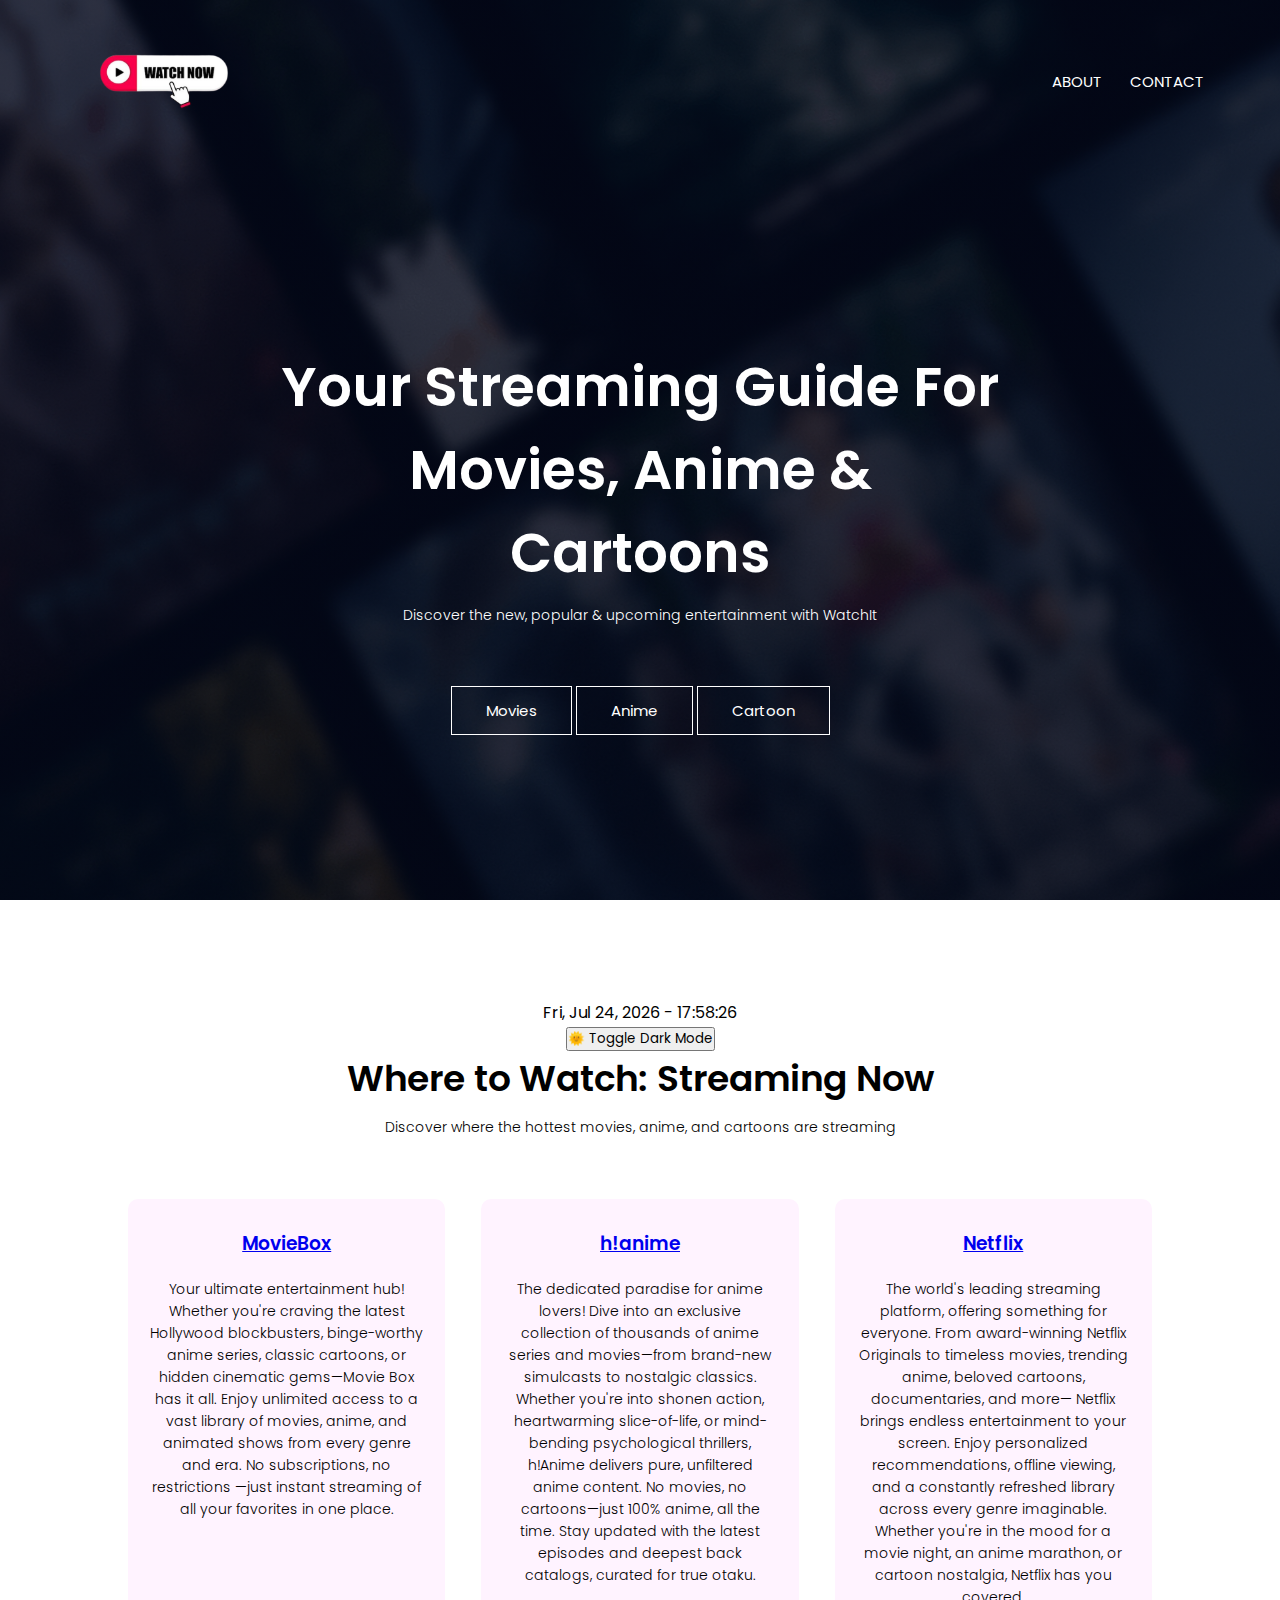
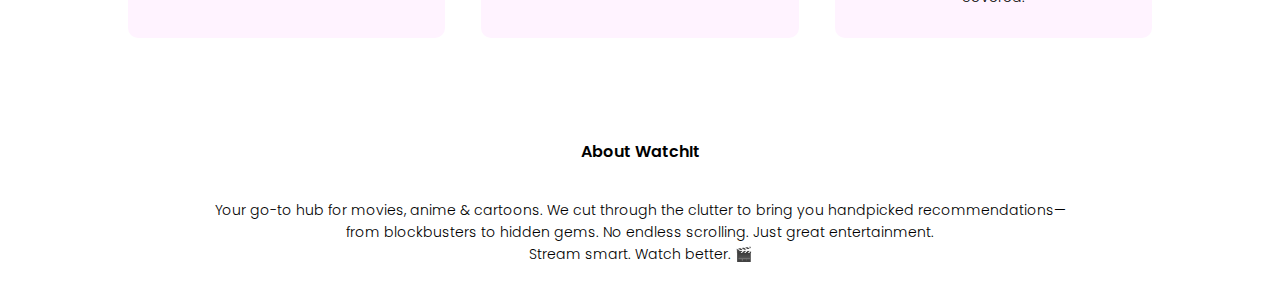
<file: index.html>
<!DOCTYPE html>
<html>
    <head>
        <meta name="viewport">
        <title>WatchIt - The Streaming Guide</title>
        <link rel="stylesheet" href="Webapp.css">
        <link rel="preconnect" href="https://fonts.googleapis.com">
<link rel="preconnect" href="https://fonts.gstatic.com" crossorigin>
<link href="https://fonts.googleapis.com/css2?family=Poppins:wght@100;200;300;400;600;700&display=swap" rel="stylesheet">
    </head>
    <body>
        <section class="header">
            <nav>
                <a href="Webapp.html"><img src="logo.png"></a>
                <div class="links">
                    <ul>
                        <li><a href="About.html">ABOUT</a></li>
                        <li><a href="Contact.html">CONTACT</a></li>
                    </ul>
                </div>
            </nav>
            <div class="text">
                <h1>Your Streaming Guide For<br>Movies, Anime &<br>Cartoons</h1>
                <p>Discover the new, popular & upcoming entertainment with WatchIt</p><br> <br>
                <div class="links2">
                    <ul>
                        <li><a href="Movies.html">Movies</a></li>
                        <li><a href="Anime.html">Anime</a></li>
                        <li><a href="Cartoon.html">Cartoon</a></li>
                    </ul>
                </div>
            </div>
        </section>
        <!------------- ------------------STREAMING PLATFORMS YOU CAN FIND THE MOVIES -------------------------------->
        <section class="WatchApps">
            <div class="toggle-clock-container">
                <div class="clock" id="clockDisplay"></div>
                <button onclick="toggleDarkMode()" id="darkModeToggle">
                🌞 Toggle Dark Mode
                </button>
            </div>
            <h1>Where to Watch: Streaming Now</h1>
            <p>Discover where the hottest movies, anime, and cartoons are streaming</p>
            <div class="Stream">
                <div class="platforms">
                    <h3><a href="https://moviebox.ng/">MovieBox</a></h3>
                    <p>Your ultimate entertainment hub! Whether you're craving the latest Hollywood 
                        blockbusters, binge-worthy anime series, classic cartoons, or hidden cinematic
                         gems—Movie Box has it all. Enjoy unlimited access to a vast library of movies, 
                         anime, and animated shows from every genre and era. No subscriptions, no restrictions
                         —just instant streaming of all your favorites in one place.</p>
                </div>
                <div class="platforms">
                    <h3><a href="https://hianime.to/">h!anime</a></h3>
                    <p>The dedicated paradise for anime lovers! Dive into an exclusive collection of thousands
                        of anime series and movies—from brand-new simulcasts to nostalgic classics. Whether 
                        you're into shonen action, heartwarming slice-of-life, or mind-bending psychological 
                        thrillers, h!Anime delivers pure, unfiltered anime content. No movies, no cartoons—just
                        100% anime, all the time. Stay updated with the latest episodes and deepest back catalogs, 
                        curated for true otaku.</p>
                </div>
                <div class="platforms">
                    <h3><a href="https://www.netflix.com/ke/">Netflix</a></h3>
                    <p>The world's leading streaming platform, offering something for everyone. From award-winning 
                    Netflix Originals to timeless movies, trending anime, beloved cartoons, documentaries, and more—
                    Netflix brings endless entertainment to your screen. Enjoy personalized recommendations, offline 
                    viewing, and a constantly refreshed library across every genre imaginable. Whether you're in the mood 
                    for a movie night, an anime marathon, or cartoon nostalgia, Netflix has you covered.</p>
                </div>
            </div>
        </section>
        <section class="footer">
            <h4>About WatchIt</h4>
            <p>Your go-to hub for movies, anime & cartoons. We cut through the clutter 
                to bring you handpicked recommendations—<br>from blockbusters to hidden gems.
                No endless scrolling. Just great entertainment.<br>

                Stream smart. Watch better. 🎬</p>
        </section>
        <script src="Ext.js"></script>
    </body>
</html>
</file>
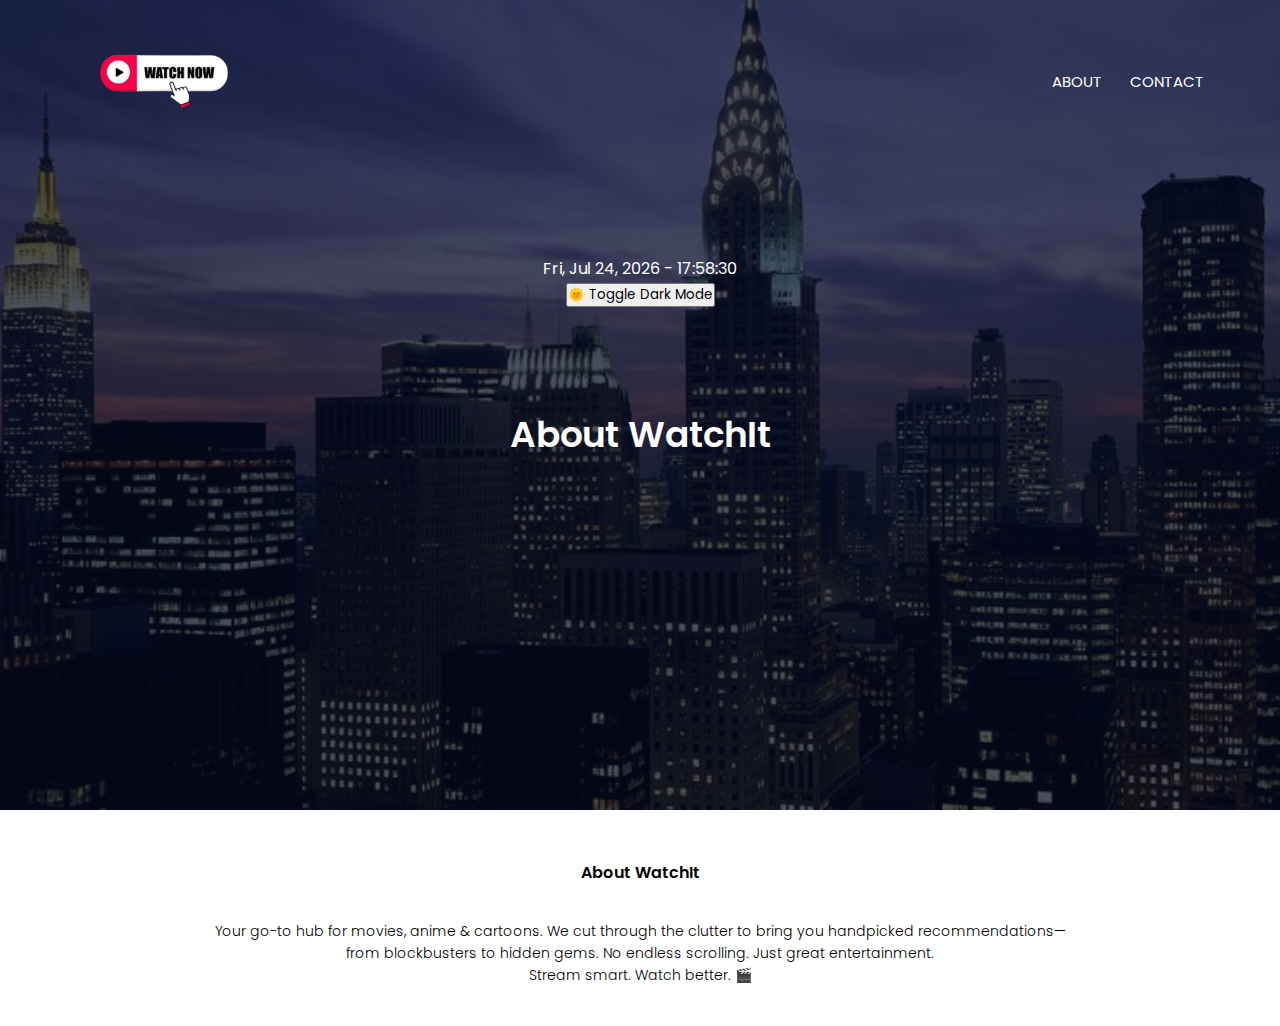
<file: About.html>
<!DOCTYPE html>
<html>
    <head>
        <meta name="viewport">
        <title>WatchIt - The Streaming Guide</title>
        <link rel="stylesheet" href="Webapp.css">
        <link rel="preconnect" href="https://fonts.googleapis.com">
<link rel="preconnect" href="https://fonts.gstatic.com" crossorigin>
<link href="https://fonts.googleapis.com/css2?family=Poppins:wght@100;200;300;400;600;700&display=swap" rel="stylesheet">
    </head>
    <body>
        <section class="sub-header">
            <nav>
                <a href="Webapp.html"><img src="logo.png"></a>
                <div class="links">
                    <ul>
                        <li><a href="About.html">ABOUT</a></li>
                        <li><a href="Contact.html">CONTACT</a></li>
                    </ul>
                </div>
            </nav>
            <div class="genre">
                <div class="toggle-clock-container">
                <div class="clock" id="clockDisplay"></div>
                <button onclick="toggleDarkMode()" id="darkModeToggle">
                🌞 Toggle Dark Mode
                </button>
            </div>
            <h1>About WatchIt</h1>
        </section>
        <section class="about"></section>
        <section class="footer">
            <h4>About WatchIt</h4>
            <p>Your go-to hub for movies, anime & cartoons. We cut through the clutter 
                to bring you handpicked recommendations—<br>from blockbusters to hidden gems.
                No endless scrolling. Just great entertainment.<br>

                Stream smart. Watch better. 🎬</p>
        </section>
        <script src="Ext.js"></script>
    </body>
</html>
</file>
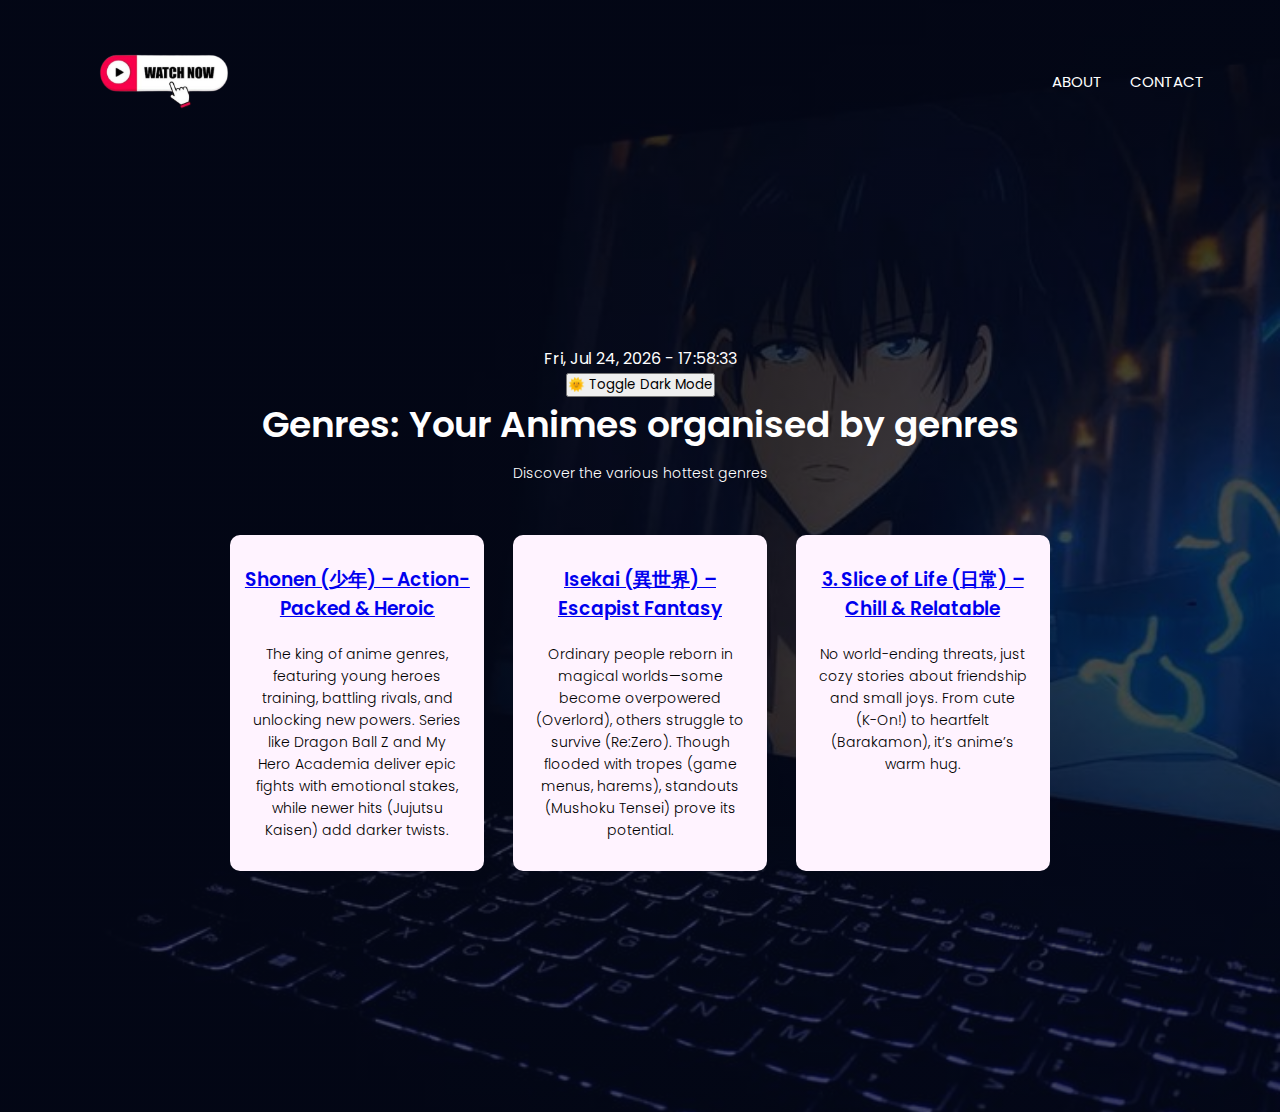
<file: Anime.html>
<!DOCTYPE html>
<html>
    <head>
        <title>WatchIt - Movies</title>
        <link rel="stylesheet" href="Webapp.css">
        <link rel="preconnect" href="https://fonts.googleapis.com">
    <link rel="preconnect" href="https://fonts.gstatic.com" crossorigin>
<link href="https://fonts.googleapis.com/css2?family=Poppins:wght@100;200;300;400;600;700&display=swap" rel="stylesheet">
    </head>
    <body>
        <section class="heading">
            <nav>
                <a href="Webapp.html"><img src="logo.png"></a>
                <div class="links">
                    <ul>
                        <li><a href="About.html">ABOUT</a></li>
                        <li><a href="Contact.html">CONTACT</a></li>
                    </ul>
                </div>
            </nav>
            <div class="genre">
                <div class="genre">
                <div class="toggle-clock-container">
                <div class="clock" id="clockDisplay"></div>
                <button onclick="toggleDarkMode()" id="darkModeToggle">
                🌞 Toggle Dark Mode
                </button>
            </div>
            <h1>Genres: Your Animes organised by genres</h1>
            <p style="color: white;">Discover the various hottest genres </p>
            <div class="genre2">
                <div class="genre3">
                    <h3 style="color: black;"><a href="https://gamerant.com/best-shonen-anime-to-watch/">Shonen (少年) – Action-Packed & Heroic</a></h3>
                    <p>The king of anime genres, featuring young heroes training, battling rivals, 
                    and unlocking new powers. Series like Dragon Ball Z and My Hero Academia deliver 
                    epic fights with emotional stakes, while newer hits (Jujutsu Kaisen) add darker 
                    twists.</p>
                </div>
                <div class="genre3">
                    <h3 style="color: black;"><a href="https://gamerant.com/best-isekai-anime-to-watch-ranked/">Isekai (異世界) – Escapist Fantasy</a></h3>
                    <p>Ordinary people reborn in magical worlds—some become overpowered (Overlord), 
                    others struggle to survive (Re:Zero). Though flooded with tropes (game menus, harems), 
                    standouts (Mushoku Tensei) prove its potential.</p>
                </div>
                <div class="genre3">
                    <h3 style="color: black;"><a href="https://gamerant.com/best-slice-life-anime-to-watch/">3. Slice of Life (日常) – Chill & Relatable</a></h3>
                    <p>No world-ending threats, just cozy stories about friendship and small joys. 
                    From cute (K-On!) to heartfelt (Barakamon), it’s anime’s warm hug.</p>
                </div>
            </div>
            </div>
        </section>
        <script src="Ext.js"></script>
    </body>
</html>
</file>
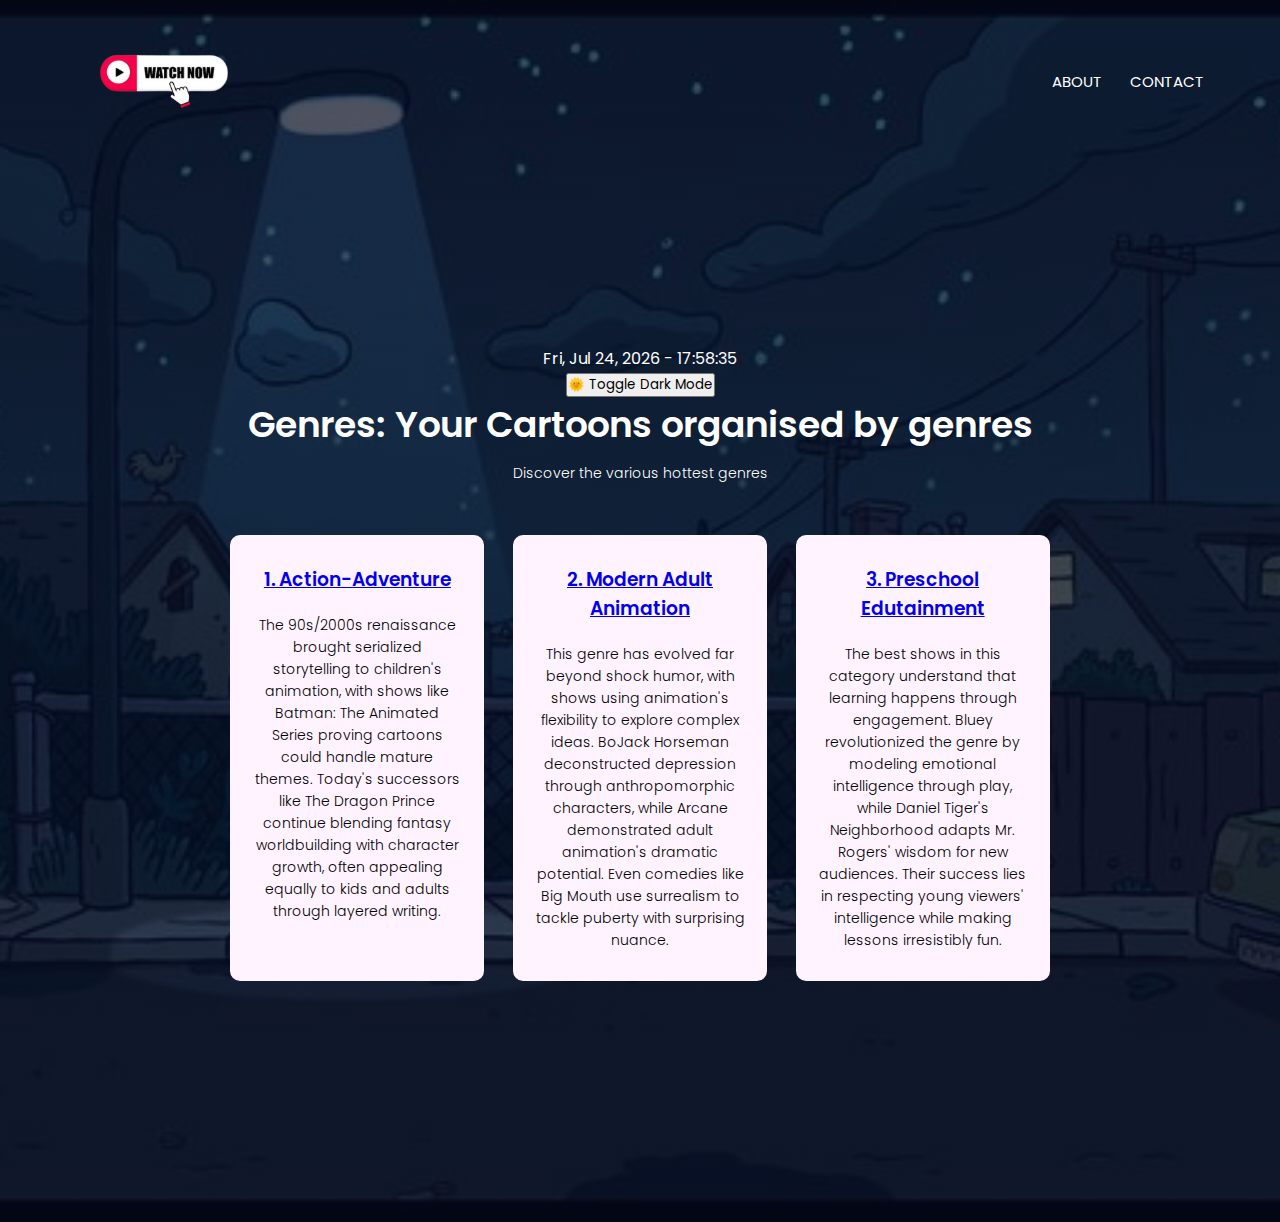
<file: Cartoon.html>
<!DOCTYPE html>
<html>
    <head>
        <title>WatchIt - Movies</title>
        <link rel="stylesheet" href="Webapp.css">
        <link rel="preconnect" href="https://fonts.googleapis.com">
    <link rel="preconnect" href="https://fonts.gstatic.com" crossorigin>
<link href="https://fonts.googleapis.com/css2?family=Poppins:wght@100;200;300;400;600;700&display=swap" rel="stylesheet">
    </head>
    <body>
        <section class="headings">
            <nav>
                <a href="Webapp.html"><img src="logo.png"></a>
                <div class="links">
                    <ul>
                        <li><a href="About.html">ABOUT</a></li>
                        <li><a href="Contact.html">CONTACT</a></li>
                    </ul>
                </div>
            </nav>
            <div class="genre">
            <div class="genre">
                <div class="toggle-clock-container">
                <div class="clock" id="clockDisplay"></div>
                <button onclick="toggleDarkMode()" id="darkModeToggle">
                🌞 Toggle Dark Mode
                </button>
            </div>
            <h1>Genres: Your Cartoons organised by genres</h1>
            <p style="color: white;">Discover the various hottest genres </p>
            <div class="genre2">
                <div class="genre3">
                    <h3 style="color: black;"><a href="https://www.imdb.com/list/ls042052826/">1. Action-Adventure</a></h3>
                    <p>The 90s/2000s renaissance brought serialized storytelling 
                    to children's animation, with shows like Batman: The Animated 
                    Series proving cartoons could handle mature themes. Today's successors 
                    like The Dragon Prince continue blending fantasy worldbuilding with character 
                    growth, often appealing equally to kids and adults through layered writing.</p>
                </div>
                <div class="genre3">
                    <h3 style="color: black;"><a href="https://www.imdb.com/list/ls027638856/">2. Modern Adult Animation</a></h3>
                    <p>This genre has evolved far beyond shock humor, with shows using animation's 
                    flexibility to explore complex ideas. BoJack Horseman deconstructed depression 
                    through anthropomorphic characters, while Arcane demonstrated adult animation's 
                    dramatic potential. Even comedies like Big Mouth use surrealism to tackle puberty 
                    with surprising nuance.</p>
                </div>
                <div class="genre3">
                    <h3 style="color: black;"><a href="https://www.anideos.com/best-educational-cartoons">3. Preschool Edutainment</a></h3>
                    <p>The best shows in this category understand that learning happens through engagement. 
                    Bluey revolutionized the genre by modeling emotional intelligence through play, while 
                    Daniel Tiger's Neighborhood adapts Mr. Rogers' wisdom for new audiences. Their success 
                    lies in respecting young viewers' intelligence while making lessons irresistibly fun.</p>
                </div>
            </div>
            </div>
        </section>
        <script src="Ext.js"></script>
    </body>
</html>
</file>
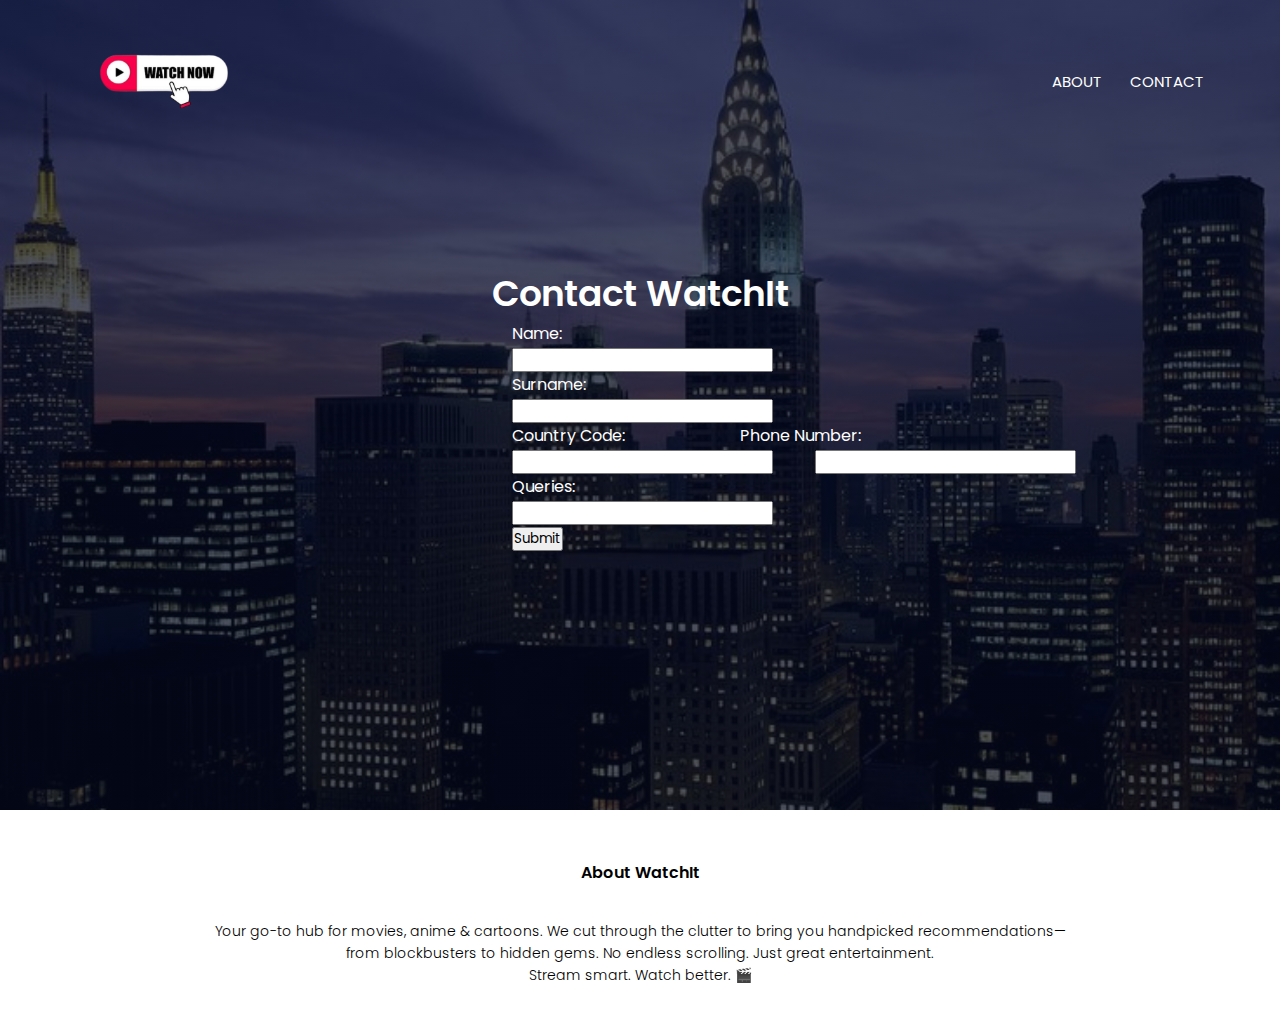
<file: Contact.html>
<!DOCTYPE html>
<html>
    <head>
        <meta name="viewport">
        <title>WatchIt - The Streaming Guide</title>
        <link rel="stylesheet" href="Webapp.css">
        <link rel="preconnect" href="https://fonts.googleapis.com">
<link rel="preconnect" href="https://fonts.gstatic.com" crossorigin>
<link href="https://fonts.googleapis.com/css2?family=Poppins:wght@100;200;300;400;600;700&display=swap" rel="stylesheet">
    </head>
    <body>
        <section class="sub-header">
            <nav>
                <a href="Webapp.html"><img src="logo.png"></a>
                <div class="links">
                    <ul>
                        <li><a href="">ABOUT</a></li>
                        <li><a href="">CONTACT</a></li>
                    </ul>
                </div>
            </nav>
            <h1>Contact WatchIt</h1>
            <form style="text-align: left; margin-left: 40%;">
            <label for="name">Name: </label><br>
            <input type = "text" id="name" name="name"><br>
            <label for="Surname">Surname: </label><br>
            <input type = "text" id="Surname" name="Surname"><br>
            <label for="CountryCode">Country Code: </label> <label for="Phonenumber" style="margin-left: 14.5%;">  Phone Number: </label> <br>
            <input type = "number" id="CountryCode" name="CountryCode">
            <input type = "number" id="Phonenumber" name="Phonenumber" height="20" width="20" style="margin-left: 5%;"><br>
            <label for="Queries">Queries: </label><br>
            <input type="text" id="Queries" name="Queries"><br>
            <input type="submit" id="submit" name="submit"><br>
            </form>
        </section>
        <section class="footer">
            <h4>About WatchIt</h4>
            <p>Your go-to hub for movies, anime & cartoons. We cut through the clutter 
                to bring you handpicked recommendations—<br>from blockbusters to hidden gems.
                No endless scrolling. Just great entertainment.<br>

                Stream smart. Watch better. 🎬</p>
        </section>
    </body>
</html>
</file>
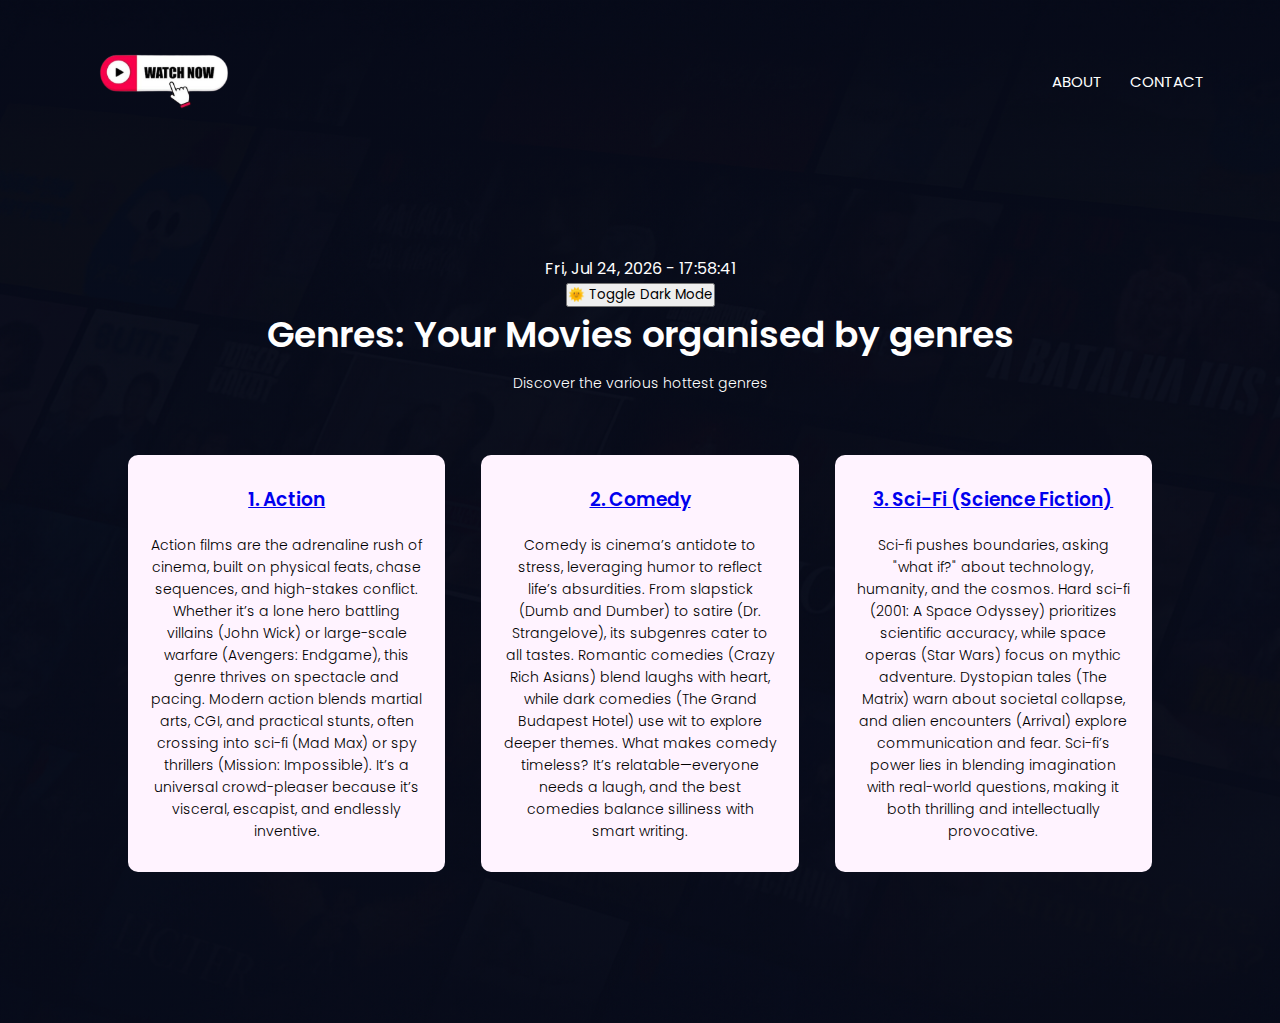
<file: Movies.html>
<!DOCTYPE html>
<html>
    <head>
        <title>WatchIt - Movies</title>
        <link rel="stylesheet" href="Webapp.css">
        <link rel="preconnect" href="https://fonts.googleapis.com">
    <link rel="preconnect" href="https://fonts.gstatic.com" crossorigin>
<link href="https://fonts.googleapis.com/css2?family=Poppins:wght@100;200;300;400;600;700&display=swap" rel="stylesheet">
    </head>
    <body>
        <section class="head">
            <nav>
                <a href="Webapp.html"><img src="logo.png"></a>
                <div class="links">
                    <ul>
                        <li><a href="About.html">ABOUT</a></li>
                        <li><a href="Contact.html">CONTACT</a></li>
                    </ul>
                </div>
            </nav>
            <div class="genre">
                <div class="toggle-clock-container">
                <div class="clock" id="clockDisplay"></div>
                <button onclick="toggleDarkMode()" id="darkModeToggle">
                🌞 Toggle Dark Mode
                </button>
            </div>
            <h1>Genres: Your Movies organised by genres</h1>
            <p style="color: white;">Discover the various hottest genres </p>
            <div class="genre2">
                <div class="genre3">
                    <h3 style="color: black;"><a href="https://www.imdb.com/search/title/?genres=action&explore=genres&title_type=feature">1. Action</a></h3>
                    <p>Action films are the adrenaline rush of cinema, built on physical
                    feats, chase sequences, and high-stakes conflict. Whether it’s a lone 
                    hero battling villains (John Wick) or large-scale warfare (Avengers: Endgame), 
                    this genre thrives on spectacle and pacing. Modern action blends martial arts, 
                    CGI, and practical stunts, often crossing into sci-fi (Mad Max) or spy thrillers 
                    (Mission: Impossible). It’s a universal crowd-pleaser because it’s visceral, escapist, 
                    and endlessly inventive.</p>
                </div>
                <div class="genre3">
                    <h3 style="color: black;"><a href="https://www.rollingstone.com/tv-movies/tv-movie-lists/greatest-comedies-of-the-21st-century-630244/mean-girls-2004-2-627695/">2. Comedy</a></h3>
                    <p>Comedy is cinema’s antidote to stress, leveraging humor to reflect life’s absurdities. 
                        From slapstick (Dumb and Dumber) to satire (Dr. Strangelove), its subgenres cater to 
                        all tastes. Romantic comedies (Crazy Rich Asians) blend laughs with heart, while dark 
                        comedies (The Grand Budapest Hotel) use wit to explore deeper themes. What makes comedy 
                        timeless? It’s relatable—everyone needs a laugh, and the best comedies balance silliness 
                        with smart writing.</p>
                </div>
                <div class="genre3">
                    <h3 style="color: black;"><a href="https://www.empireonline.com/movies/features/best-sci-fi-movies/">3. Sci-Fi (Science Fiction)</a></h3>
                    <p>Sci-fi pushes boundaries, asking "what if?" about technology, humanity, and the cosmos. 
                        Hard sci-fi (2001: A Space Odyssey) prioritizes scientific accuracy, while space operas 
                        (Star Wars) focus on mythic adventure. Dystopian tales (The Matrix) warn about societal 
                        collapse, and alien encounters (Arrival) explore communication and fear. Sci-fi’s power 
                        lies in blending imagination with real-world questions, making it both thrilling and 
                        intellectually provocative.</p>
                </div>
            </div>
            </div>
        </section>
            <script src="Ext.js"></script>
    </body>
</html>
</file>
<file: Webapp.css>
* {
    margin: 0;
    padding: 0;
    font-family: "Poppins", sans-serif;
}
.header {
    min-height: 100vh;
    width: 100%;
    background-image: linear-gradient(rgba(4,9,30,0.7), rgba(4,9,30,0.7)), url(bg.png);
    background-position: center;
    background-size: cover;
    position: relative;
}
nav {
    display: flex;
    padding: 1% 5%;
    justify-content: space-between;
    align-items: center;
}
nav img {
    width: 200px;
}
.links {
    flex: 1;
    text-align: right;
}
.links ul li {
    list-style: none;
    display: inline-block;
    padding: 8px 12px;
    position: relative;
}
.links ul li a{
    color: white;
    text-decoration: none;
    font-size: 15px;
}
.links ul li::after{
    content:"";
    width: 0%;
    height: 2px;
    background: #f44336;
    display: block;
    margin: auto;
    transition: 0.5s;
}
.links ul li:hover::after {
    width: 100%;
}
.links2 {
    flex: 1;
    text-align: center;
}
.links2 ul li {
    list-style: none;
    display: inline-block;
    text-decoration: white;
    border: 1px solid white;
    padding: 12px 34px;
    font-size: 13px;
    background: transparent;
    position: relative;
    cursor: pointer;
} 
.links2 ul li a{
    color: white;
    text-decoration: none;
    font-size: 15px;
}
.links2 ul li:hover {
    border: 1px solid #f44336;
    background: #f44336;
    transition: 1s;
}
.text {
    width: 90%;
    color: white;
    position: absolute;
    top: 60%;
    left: 50%;
    transform: translate(-50%, -50%);
    text-align: center;
}
.text h1{
    font-size: 55px;
}
.text p{
    margin: 10px 0 40 px;
    font-size: 14px;
    color: white;
}
.WatchApps {
    width: 80%;
    margin: auto;
    text-align: center;
    padding-top: 100px;
    background-color: white;
    color: black;
}
.dark-mode {
    background-color: #121212;
    color: #f5f5f5;
}
.dark-mode h1,
.dark-mode h2,
.dark-mode h3,
.dark-mode h4,
.dark-mode h5,
.dark-mode h6,
.dark-mode p,
.dark-mode a,
.dark-mode li {
    color: #f5f5f5 !important;
}
.dark-mode #darkModeToggle {
    background-color: #333;
    color: #f5f5f5;
    border: 1px solid #888;
}
.dark-mode #darkModeToggle:hover {
    background-color: #444;
}
.dark-mode #clockDisplay {
    color: #f5f5f5;
}

.dark-mode .WatchApps {
    background-color: #1a1a1a;
}
.dark-mode .platforms,
.dark-mode .genre3 {
    background-color: #2c2c2c;
    border: 1px solid #444;
}
.dark-mode .footer {
    background-color: #121212;
}
.dark-mode .footer h4,
.dark-mode .footer p {
    color: #f5f5f5;
}
.dark-mode a:hover {
    color: #f44336;
}
h1{
    font-size: 36px;
    font-weight: 600;
}
p {
    color: black;
    font-size: 14px;
    font-weight: 300;
    line-height: 22px;
    padding: 10px;
}
.Stream {
    margin-top: 5%;
    display: flex;
    justify-content: space-between;
}
.platforms {
    flex-basis: 31%;
    background: #fff3ff;
    border-radius: 10px;
    margin-bottom: 5%;
    padding: 20px 12px;
    box-sizing: border-box;
}
h3 {
    text-align: center;
    font-weight: 600;
    margin: 10px 0;
}
.platforms:hover{
    box-shadow: 0 0 20px 0 rgba(4,9,30,0.7);
}
.genre {
    width: 80%;
    margin: auto;
    text-align: center;
    padding-top: 90px;
    padding-bottom: 100px;
    color: white;
}
.head {
    min-height: 100vh;
    width: 100%;
    background-image: linear-gradient(rgba(4,9,30,0.7), rgba(4,9,30,0.7)), url(bg2.png);
    background-position: center;
    background-size: cover;
    position: relative;
}
.genre2 {
    margin-top: 5%;
    display: flex;
    justify-content: space-between;
}
.genre3 {
    flex-basis: 31%;
    background: #fff3ff;
    border-radius: 10px;
    margin-bottom: 5%;
    padding: 20px 12px;
    box-sizing: border-box;
}
.genre3:hover {
        box-shadow: 0 0 20px 0 rgba(252, 252, 255, 0.966);
}
.heading {
    min-height: 100vh;
    width: 100%;
    background-image: linear-gradient(rgba(4,9,30,0.7), rgba(4,9,30,0.7)), url(bg3.jpeg);
    background-position: center;
    background-size: cover;
    position: relative;
}
.headings {
    min-height: 100vh;
    width: 100%;
    background-image: linear-gradient(rgba(4,9,30,0.7), rgba(4,9,30,0.7)), url(bg4.jpeg);
    background-position: center;
    background-size: cover;
    position: relative;
}
.footer{
    width: 100%;
    text-align: center;
    padding: 30px 0;
}
.footer h4{
    margin-bottom: 25px;
    margin-top: 20px;
    font-weight:600;
}
/*--------------------------------About WatchIt-----------------------------------------*/
.sub-header {
    height: 90vh;
    width: 100%;
    background-image: linear-gradient(rgba(4,9,30,0.7), rgba(4,9,30,0.7)),  url(about.jpeg);
    background-position: center;
    background-size: cover;
    color: white;
    text-align: center;
}
.sub-header h1{
    margin-top: 100px;
}
.form {
    padding-left: 25px, 25px,20px, 20px;
}
</file>
